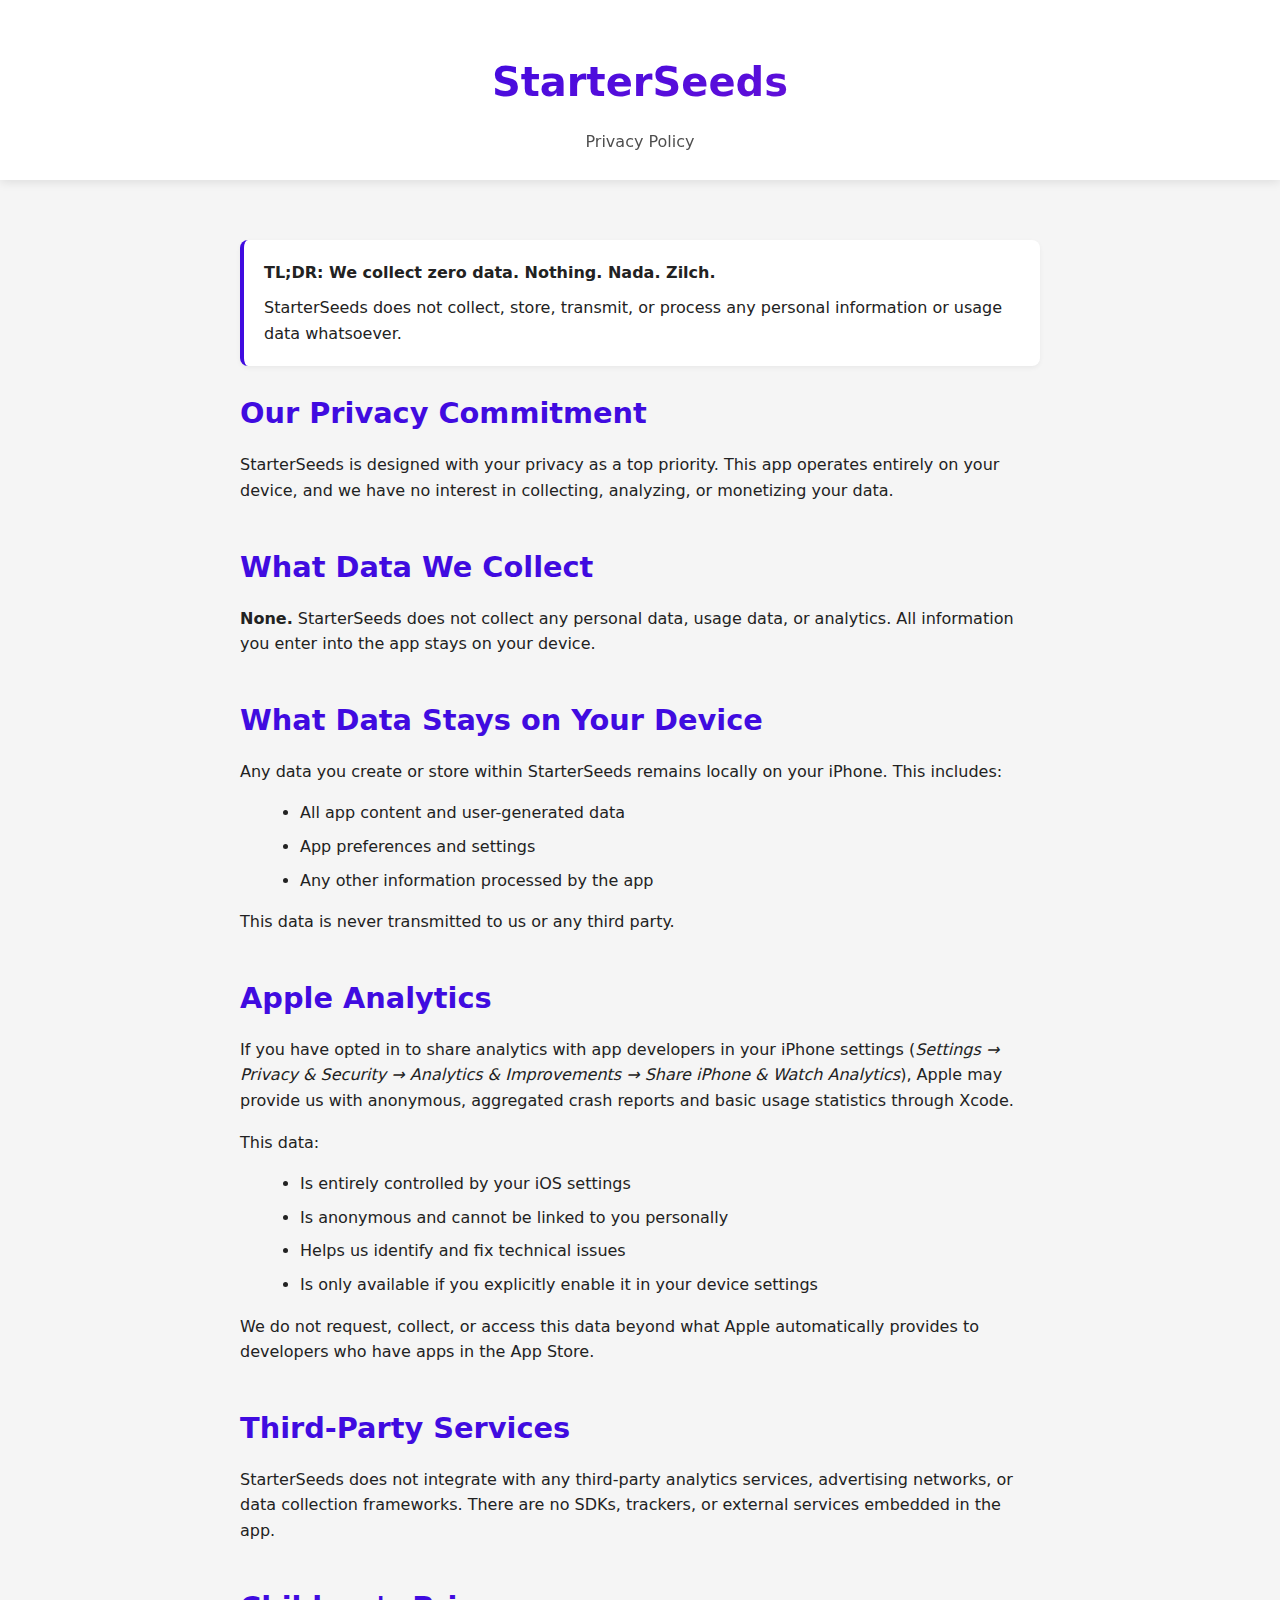
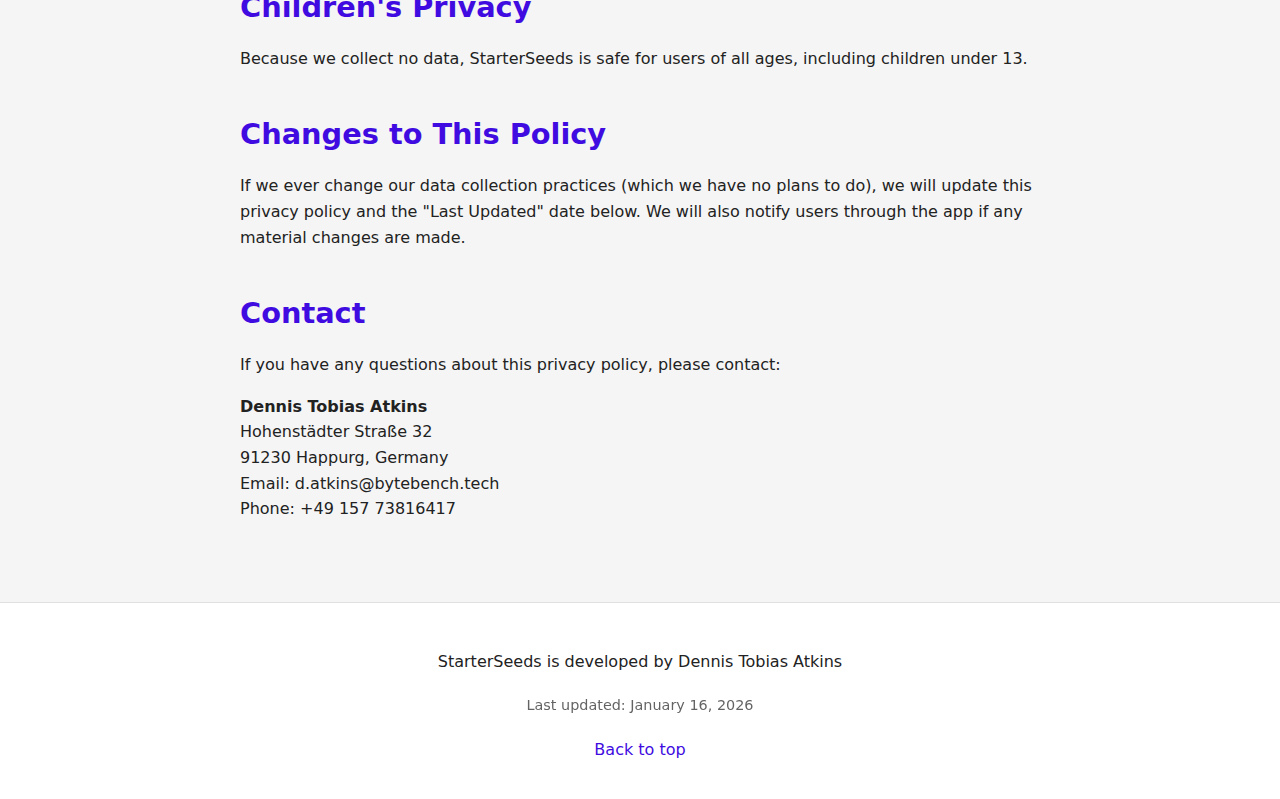
<file: privacy/index.html>
<!DOCTYPE html>
<html lang="en-US" xml:lang="en-US" xmlns="http://www.w3.org/1999/xhtml">
<head>
    <!-- Meta parts -->
    <meta charset="utf-8">
    <meta name="viewport" content="width=device-width, initial-scale=1, viewport-fit=cover">
    <meta name="theme-color" content="#8538f7">
    <meta name="color-scheme" content="dark light">
    <meta name="author" content="Dennis Tobias Atkins">
    <meta name="description" content="Privacy Policy for StarterSeeds iOS App">
    <meta property="og:title" content="StarterSeeds - Privacy Policy">
    <meta property="og:description" content="Privacy Policy for StarterSeeds iOS App">
    <meta property="og:type" content="website">
    
    <meta name="apple-mobile-web-app-capable" content="yes">
    <meta name="mobile-web-app-capable" content="yes">
    
    <title>StarterSeeds - Privacy Policy</title>
    
    <!-- Embedded style -->
    <style>
        html {
            scroll-behavior: smooth;
        }
        body {
            margin: 0px;
            font-family: -apple-system, BlinkMacSystemFont, ui-rounded, ui-sans, system-ui, Arial, sans-serif;
            background: #222222;
            color: #e6e6e6;
            line-height: 1.6;
        }
        .header {
            display: flex;
            flex-direction: column;
            align-items: center;
            padding: 40px 20px 20px 20px;
            background: #404040;
            color: #f1f1f1;
        }
        .header h1 {
            margin: 10px 0;
            font-size: 2.5em;
            background: linear-gradient(to bottom right, #936ffe, #8e66c1);
            background-clip: text;
            -webkit-background-clip: text;
            -webkit-text-fill-color: transparent;
        }
        .header p {
            margin: 5px 0;
            opacity: 0.8;
        }
        .content {
            max-width: 800px;
            margin: 0 auto;
            padding: 40px 20px;
        }
        .content section {
            margin-bottom: 40px;
        }
        .content h2 {
            font-size: 1.8em;
            margin-bottom: 15px;
            color: #936ffe;
        }
        .content h3 {
            font-size: 1.3em;
            margin-top: 25px;
            margin-bottom: 10px;
        }
        .content p {
            margin-bottom: 15px;
        }
        .content ul {
            margin-left: 20px;
            margin-bottom: 15px;
        }
        .content li {
            margin-bottom: 8px;
        }
        .highlight-box {
            background: #404040;
            border-left: 4px solid #936ffe;
            padding: 20px;
            border-radius: 8px;
            margin: 20px 0;
        }
        .footer {
            text-align: center;
            background: #000000;
            color: #f1f1f1;
            padding: 30px 20px;
            padding-bottom: calc(20px + env(safe-area-inset-bottom));
        }
        .footer a {
            text-decoration: none;
            color: #936ffe;
        }
        .footer a:hover {
            text-decoration: underline;
        }
        .last-updated {
            opacity: 0.7;
            font-size: 0.9em;
            margin-top: 20px;
        }
        
        /* Light mode */
        @media (prefers-color-scheme: light) {
            body {
                background: #f5f5f5;
                color: #222222;
            }
            .header {
                background: #ffffff;
                color: #222222;
                box-shadow: 0 2px 10px rgba(0,0,0,0.1);
            }
            .header h1 {
                background: linear-gradient(to bottom right, #400be0, #650fd7);
                background-clip: text;
                -webkit-background-clip: text;
            }
            .content h2 {
                color: #400be0;
            }
            .highlight-box {
                background: #ffffff;
                border-left: 4px solid #400be0;
                box-shadow: 0 2px 5px rgba(0,0,0,0.05);
            }
            .footer {
                background: #ffffff;
                color: #222222;
                border-top: 1px solid #e0e0e0;
            }
            .footer a {
                color: #400be0;
            }
        }
        
        @media screen and (max-width: 600px) {
            .header h1 {
                font-size: 2em;
            }
            .content {
                padding: 30px 15px;
            }
        }
    </style>
</head>

<body>
    <div class="header">
        <h1>StarterSeeds</h1>
        <p>Privacy Policy</p>
    </div>
    
    <div class="content">
        <div class="highlight-box">
            <strong>TL;DR: We collect zero data. Nothing. Nada. Zilch.</strong>
            <p style="margin-top: 10px; margin-bottom: 0;">StarterSeeds does not collect, store, transmit, or process any personal information or usage data whatsoever.</p>
        </div>
        
        <section>
            <h2>Our Privacy Commitment</h2>
            <p>StarterSeeds is designed with your privacy as a top priority. This app operates entirely on your device, and we have no interest in collecting, analyzing, or monetizing your data.</p>
        </section>
        
        <section>
            <h2>What Data We Collect</h2>
            <p><strong>None.</strong> StarterSeeds does not collect any personal data, usage data, or analytics. All information you enter into the app stays on your device.</p>
        </section>
        
        <section>
            <h2>What Data Stays on Your Device</h2>
            <p>Any data you create or store within StarterSeeds remains locally on your iPhone. This includes:</p>
            <ul>
                <li>All app content and user-generated data</li>
                <li>App preferences and settings</li>
                <li>Any other information processed by the app</li>
            </ul>
            <p>This data is never transmitted to us or any third party.</p>
        </section>
        
        <section>
            <h2>Apple Analytics</h2>
            <p>If you have opted in to share analytics with app developers in your iPhone settings (<em>Settings → Privacy & Security → Analytics & Improvements → Share iPhone & Watch Analytics</em>), Apple may provide us with anonymous, aggregated crash reports and basic usage statistics through Xcode.</p>
            <p>This data:</p>
            <ul>
                <li>Is entirely controlled by your iOS settings</li>
                <li>Is anonymous and cannot be linked to you personally</li>
                <li>Helps us identify and fix technical issues</li>
                <li>Is only available if you explicitly enable it in your device settings</li>
            </ul>
            <p>We do not request, collect, or access this data beyond what Apple automatically provides to developers who have apps in the App Store.</p>
        </section>
        
        <section>
            <h2>Third-Party Services</h2>
            <p>StarterSeeds does not integrate with any third-party analytics services, advertising networks, or data collection frameworks. There are no SDKs, trackers, or external services embedded in the app.</p>
        </section>
        
        <section>
            <h2>Children's Privacy</h2>
            <p>Because we collect no data, StarterSeeds is safe for users of all ages, including children under 13.</p>
        </section>
        
        <section>
            <h2>Changes to This Policy</h2>
            <p>If we ever change our data collection practices (which we have no plans to do), we will update this privacy policy and the "Last Updated" date below. We will also notify users through the app if any material changes are made.</p>
        </section>
        
        <section>
            <h2>Contact</h2>
            <p>If you have any questions about this privacy policy, please contact:</p>
            <p>
                <strong>Dennis Tobias Atkins</strong><br>
                Hohenstädter Straße 32<br>
                91230 Happurg, Germany<br>
                Email: d.atkins@bytebench.tech<br>
                Phone: +49 157 73816417
            </p>
        </section>
    </div>
    
    <div class="footer">
        <p>StarterSeeds is developed by Dennis Tobias Atkins</p>
        <p class="last-updated">Last updated: January 16, 2026</p>
        <p style="margin-top: 20px;">
            <a href="#top">Back to top</a>
        </p>
    </div>
</body>
</html>
</file>
